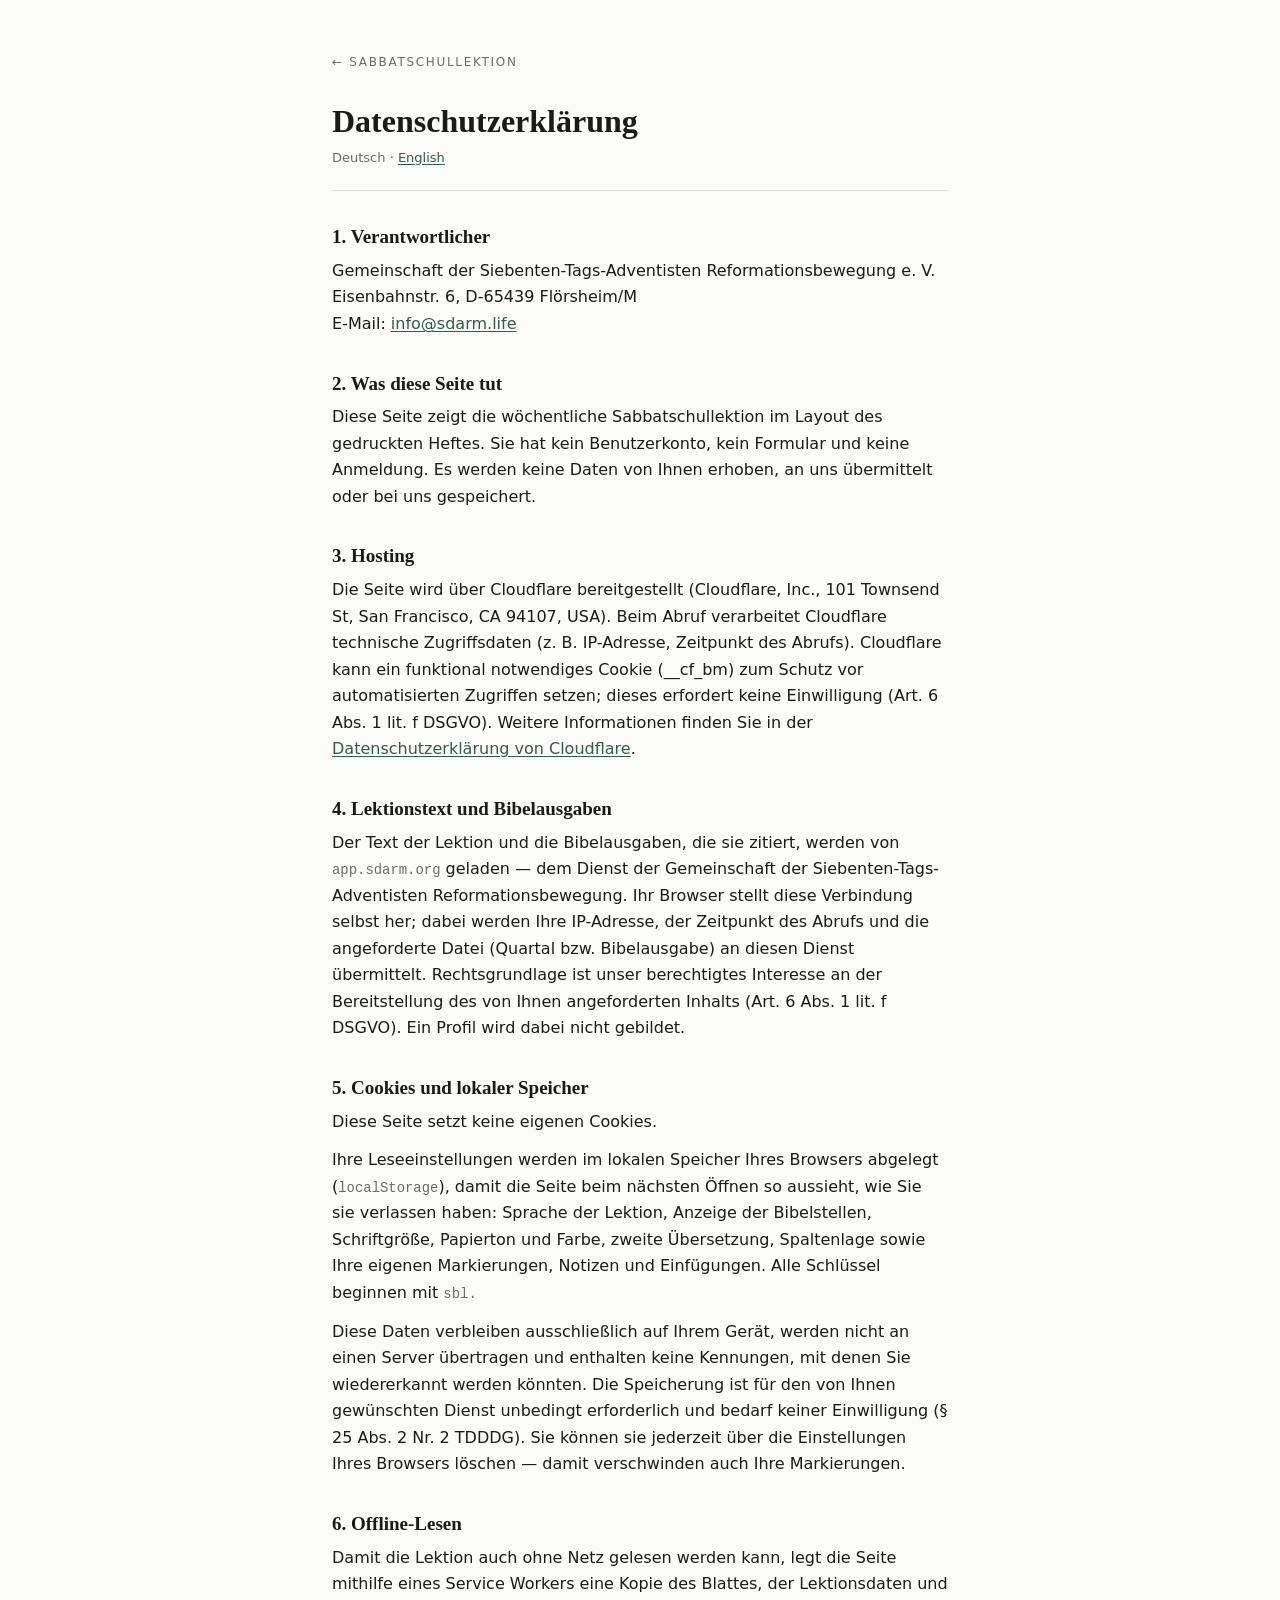
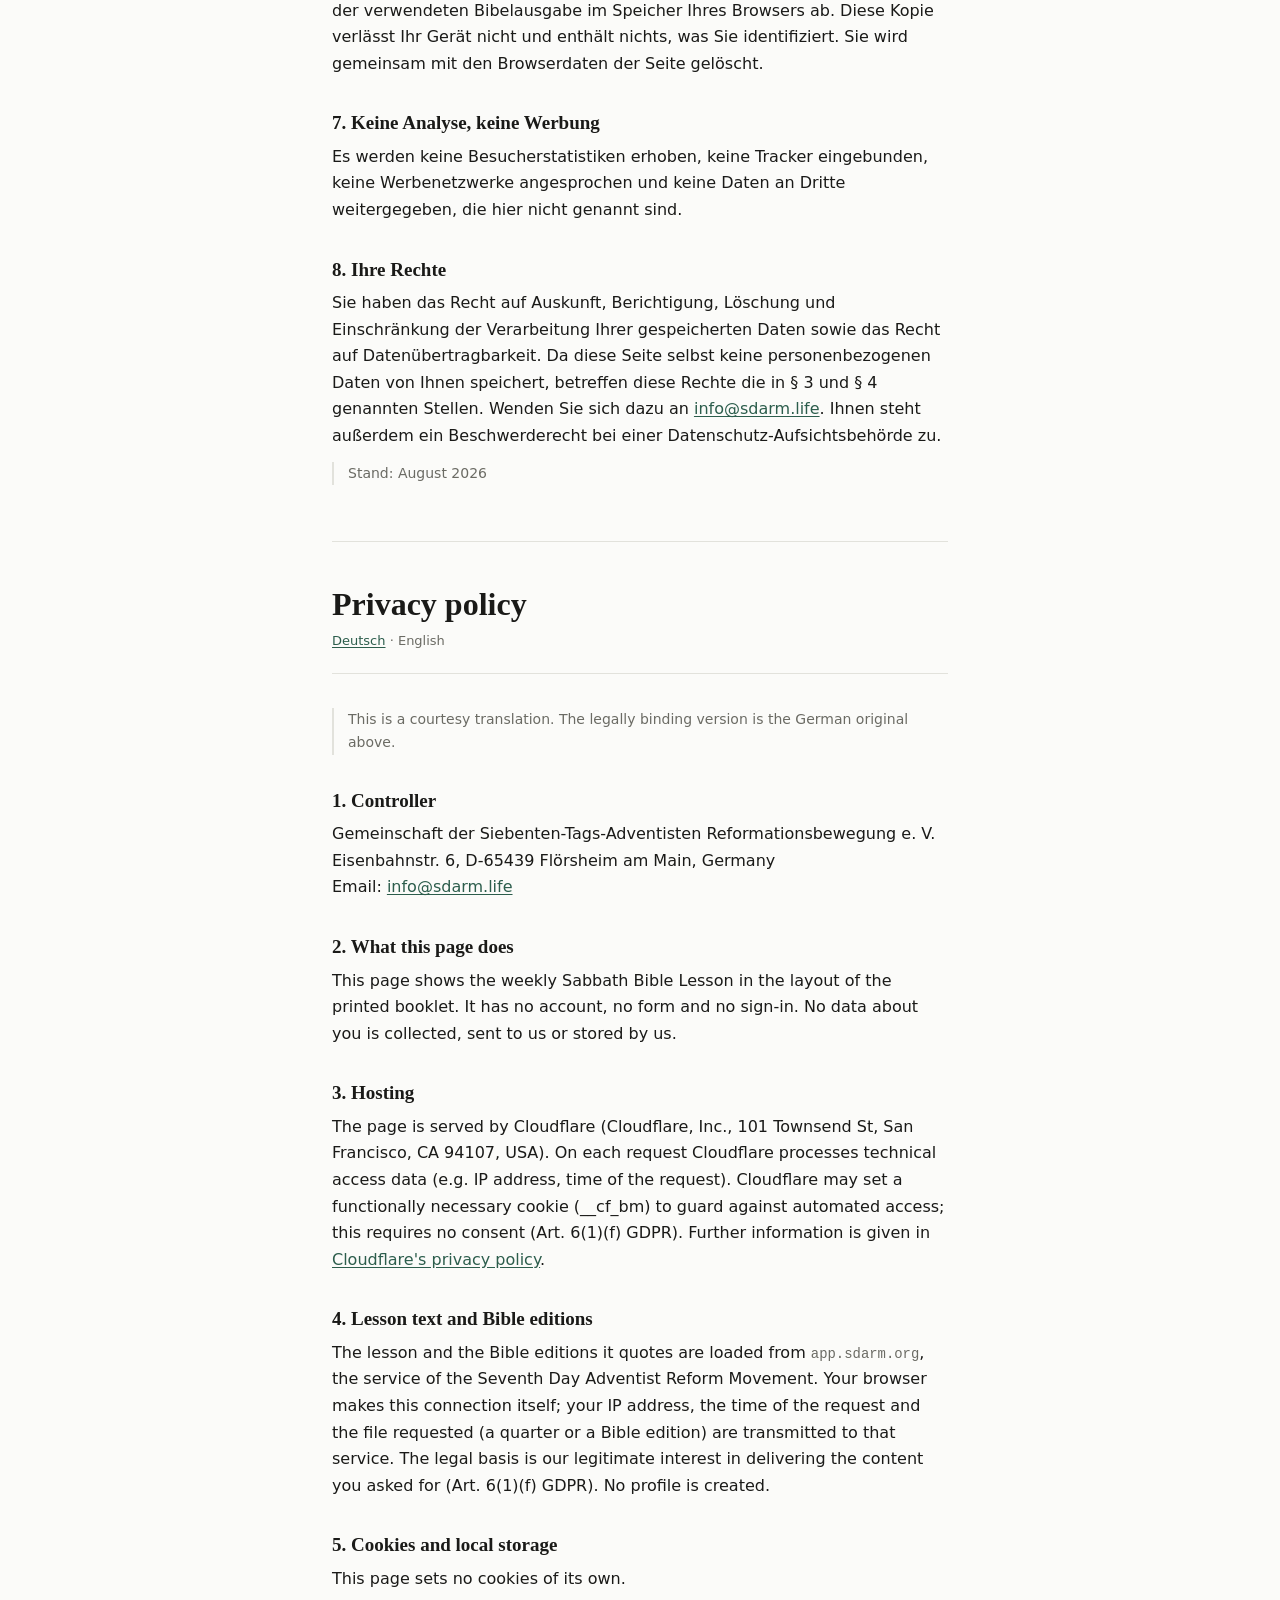
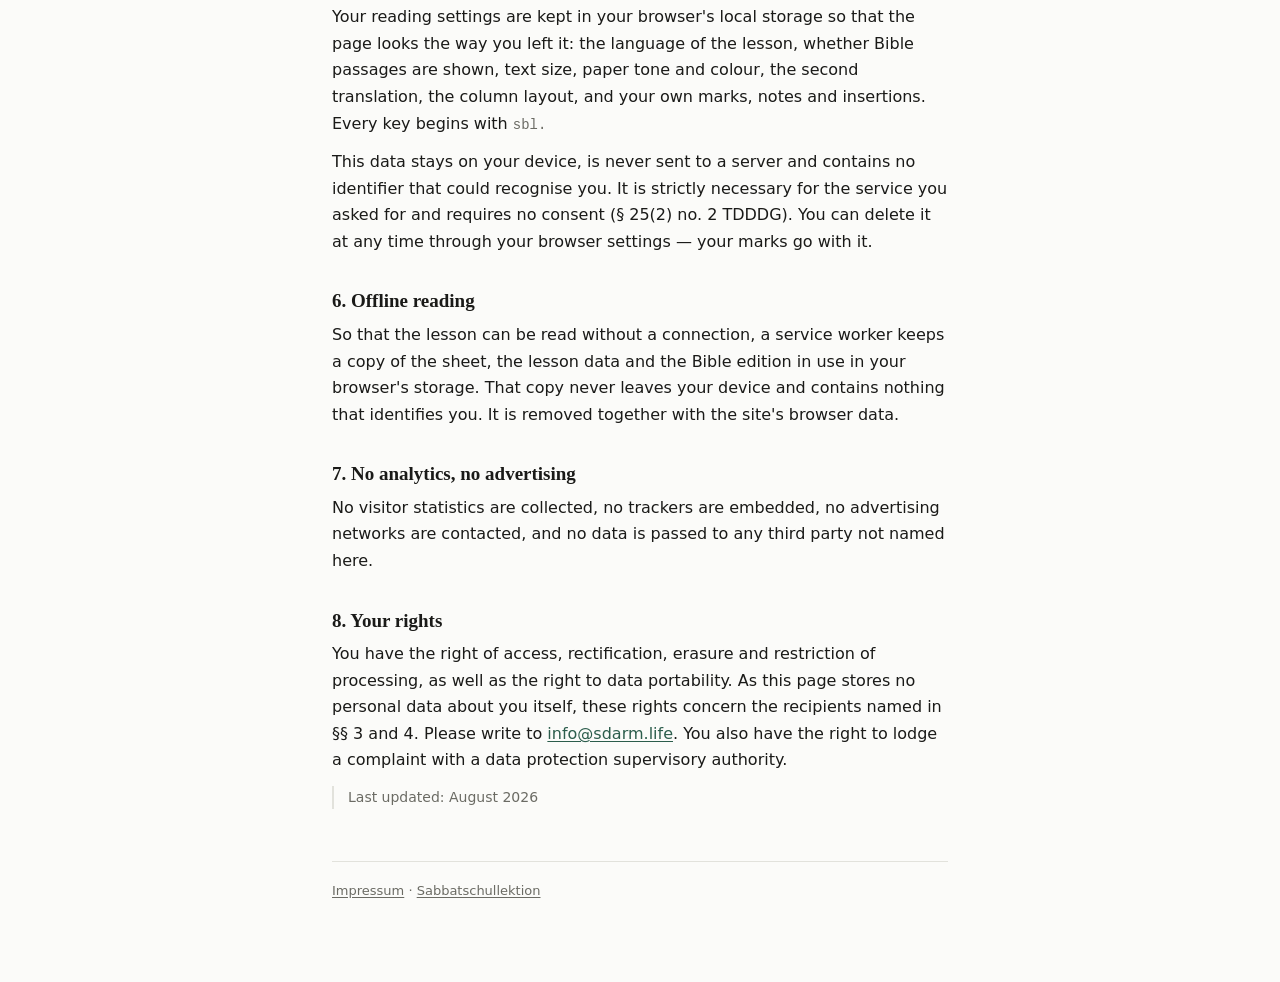
<file: datenschutz.html>
<!doctype html>
<html lang="de">
<head>
<meta charset="utf-8">
<meta name="viewport" content="width=device-width,initial-scale=1">
<meta name="robots" content="index,follow">
<title>Datenschutzerklärung — SBL Edition</title>
<link rel="stylesheet" href="legal.css">
</head>

<!-- ————————————————————————————————————————————————————————————————
     Beide Schalter dieser Datei sind gestellt und der Hinweis ist damit erledigt:

     1. HOSTING (§ 3). Die Seite liegt unter sbl.sdarm.life auf Cloudflare;
        der GitHub-Pages-Absatz ist ersetzt.
     2. SCHRIFTARTEN (§ 5). PT Serif und PT Sans liegen unter fonts/ neben der
        Seite, es wird nichts von Google geladen; § 5 ist ersatzlos gestrichen
        und die folgenden Abschnitte sind neu durchgezählt.

     Wandert die Seite je zurück auf GitHub Pages oder wieder an Google Fonts,
     ist beides rückgängig zu machen — die Historie hält den alten Wortlaut.
     ———————————————————————————————————————————————————————————————— -->

<body>
<div class="page">

  <a class="back" href="./">&larr; Sabbatschullektion</a>

  <!-- ——— Deutsch (verbindlich) ——— -->
  <h1 id="de">Datenschutzerklärung</h1>
  <p class="langs">Deutsch &middot; <a href="#en">English</a></p>

  <h2>1. Verantwortlicher</h2>
  <address>Gemeinschaft der Siebenten-Tags-Adventisten Reformationsbewegung e. V.
Eisenbahnstr. 6, D-65439 Flörsheim/M</address>
  <p>E-Mail: <a href="mailto:info@sdarm.life">info@sdarm.life</a></p>

  <h2>2. Was diese Seite tut</h2>
  <p>Diese Seite zeigt die wöchentliche Sabbatschullektion im Layout des gedruckten Heftes.
  Sie hat kein Benutzerkonto, kein Formular und keine Anmeldung. Es werden keine Daten von
  Ihnen erhoben, an uns übermittelt oder bei uns gespeichert.</p>

  <h2>3. Hosting</h2>
  <p>Die Seite wird über Cloudflare bereitgestellt (Cloudflare, Inc., 101 Townsend St, San
  Francisco, CA 94107, USA). Beim Abruf verarbeitet Cloudflare technische Zugriffsdaten
  (z.&nbsp;B. IP-Adresse, Zeitpunkt des Abrufs). Cloudflare kann ein funktional notwendiges
  Cookie (__cf_bm) zum Schutz vor automatisierten Zugriffen setzen; dieses erfordert keine
  Einwilligung (Art. 6 Abs. 1 lit. f DSGVO). Weitere Informationen finden Sie in der
  <a href="https://www.cloudflare.com/privacypolicy/" target="_blank" rel="noopener noreferrer">Datenschutzerklärung von Cloudflare</a>.</p>

  <h2>4. Lektionstext und Bibelausgaben</h2>
  <p>Der Text der Lektion und die Bibelausgaben, die sie zitiert, werden von
  <code>app.sdarm.org</code> geladen — dem Dienst der Gemeinschaft der Siebenten-Tags-Adventisten
  Reformationsbewegung. Ihr Browser stellt diese Verbindung selbst her; dabei werden Ihre
  IP-Adresse, der Zeitpunkt des Abrufs und die angeforderte Datei (Quartal bzw. Bibelausgabe)
  an diesen Dienst übermittelt. Rechtsgrundlage ist unser berechtigtes Interesse an der
  Bereitstellung des von Ihnen angeforderten Inhalts (Art. 6 Abs. 1 lit. f DSGVO). Ein Profil
  wird dabei nicht gebildet.</p>

  <h2>5. Cookies und lokaler Speicher</h2>
  <p>Diese Seite setzt keine eigenen Cookies.</p>
  <p>Ihre Leseeinstellungen werden im lokalen Speicher Ihres Browsers abgelegt
  (<code>localStorage</code>), damit die Seite beim nächsten Öffnen so aussieht, wie Sie sie
  verlassen haben: Sprache der Lektion, Anzeige der Bibelstellen, Schriftgröße, Papierton und
  Farbe, zweite Übersetzung, Spaltenlage sowie Ihre eigenen Markierungen, Notizen und
  Einfügungen. Alle Schlüssel beginnen mit <code>sbl.</code></p>
  <p>Diese Daten verbleiben ausschließlich auf Ihrem Gerät, werden nicht an einen Server
  übertragen und enthalten keine Kennungen, mit denen Sie wiedererkannt werden könnten. Die
  Speicherung ist für den von Ihnen gewünschten Dienst unbedingt erforderlich und bedarf
  keiner Einwilligung (§ 25 Abs. 2 Nr. 2 TDDDG). Sie können sie jederzeit über die
  Einstellungen Ihres Browsers löschen — damit verschwinden auch Ihre Markierungen.</p>

  <h2>6. Offline-Lesen</h2>
  <p>Damit die Lektion auch ohne Netz gelesen werden kann, legt die Seite mithilfe eines
  Service Workers eine Kopie des Blattes, der Lektionsdaten und der verwendeten Bibelausgabe
  im Speicher Ihres Browsers ab. Diese Kopie verlässt Ihr Gerät nicht und enthält nichts, was
  Sie identifiziert. Sie wird gemeinsam mit den Browserdaten der Seite gelöscht.</p>

  <h2>7. Keine Analyse, keine Werbung</h2>
  <p>Es werden keine Besucherstatistiken erhoben, keine Tracker eingebunden, keine
  Werbenetzwerke angesprochen und keine Daten an Dritte weitergegeben, die hier nicht
  genannt sind.</p>

  <h2>8. Ihre Rechte</h2>
  <p>Sie haben das Recht auf Auskunft, Berichtigung, Löschung und Einschränkung der
  Verarbeitung Ihrer gespeicherten Daten sowie das Recht auf Datenübertragbarkeit. Da diese
  Seite selbst keine personenbezogenen Daten von Ihnen speichert, betreffen diese Rechte die
  in § 3 und § 4 genannten Stellen. Wenden Sie sich dazu an
  <a href="mailto:info@sdarm.life">info@sdarm.life</a>. Ihnen steht außerdem ein
  Beschwerderecht bei einer Datenschutz-Aufsichtsbehörde zu.</p>

  <p class="note">Stand: August 2026</p>

  <hr class="sep">

  <!-- ——— English (courtesy translation) ——— -->
  <h1 id="en">Privacy policy</h1>
  <p class="langs"><a href="#de">Deutsch</a> &middot; English</p>
  <p class="note">This is a courtesy translation. The legally binding version is the German
  original above.</p>

  <h2>1. Controller</h2>
  <address>Gemeinschaft der Siebenten-Tags-Adventisten Reformationsbewegung e. V.
Eisenbahnstr. 6, D-65439 Flörsheim am Main, Germany</address>
  <p>Email: <a href="mailto:info@sdarm.life">info@sdarm.life</a></p>

  <h2>2. What this page does</h2>
  <p>This page shows the weekly Sabbath Bible Lesson in the layout of the printed booklet.
  It has no account, no form and no sign-in. No data about you is collected, sent to us or
  stored by us.</p>

  <h2>3. Hosting</h2>
  <p>The page is served by Cloudflare (Cloudflare, Inc., 101 Townsend St, San Francisco,
  CA 94107, USA). On each request Cloudflare processes technical access data (e.g. IP address,
  time of the request). Cloudflare may set a functionally necessary cookie (__cf_bm) to guard
  against automated access; this requires no consent (Art. 6(1)(f) GDPR). Further information
  is given in
  <a href="https://www.cloudflare.com/privacypolicy/" target="_blank" rel="noopener noreferrer">Cloudflare's privacy policy</a>.</p>

  <h2>4. Lesson text and Bible editions</h2>
  <p>The lesson and the Bible editions it quotes are loaded from <code>app.sdarm.org</code>,
  the service of the Seventh Day Adventist Reform Movement. Your browser makes this connection
  itself; your IP address, the time of the request and the file requested (a quarter or a Bible
  edition) are transmitted to that service. The legal basis is our legitimate interest in
  delivering the content you asked for (Art. 6(1)(f) GDPR). No profile is created.</p>

  <h2>5. Cookies and local storage</h2>
  <p>This page sets no cookies of its own.</p>
  <p>Your reading settings are kept in your browser's local storage so that the page looks the
  way you left it: the language of the lesson, whether Bible passages are shown, text size,
  paper tone and colour, the second translation, the column layout, and your own marks, notes
  and insertions. Every key begins with <code>sbl.</code></p>
  <p>This data stays on your device, is never sent to a server and contains no identifier that
  could recognise you. It is strictly necessary for the service you asked for and requires no
  consent (§ 25(2) no. 2 TDDDG). You can delete it at any time through your browser settings —
  your marks go with it.</p>

  <h2>6. Offline reading</h2>
  <p>So that the lesson can be read without a connection, a service worker keeps a copy of the
  sheet, the lesson data and the Bible edition in use in your browser's storage. That copy
  never leaves your device and contains nothing that identifies you. It is removed together
  with the site's browser data.</p>

  <h2>7. No analytics, no advertising</h2>
  <p>No visitor statistics are collected, no trackers are embedded, no advertising networks are
  contacted, and no data is passed to any third party not named here.</p>

  <h2>8. Your rights</h2>
  <p>You have the right of access, rectification, erasure and restriction of processing, as
  well as the right to data portability. As this page stores no personal data about you itself,
  these rights concern the recipients named in §§ 3 and 4. Please write to
  <a href="mailto:info@sdarm.life">info@sdarm.life</a>. You also have the right to lodge a
  complaint with a data protection supervisory authority.</p>

  <p class="note">Last updated: August 2026</p>

  <footer class="legal">
    <a href="impressum.html">Impressum</a> &middot;
    <a href="./">Sabbatschullektion</a>
  </footer>

</div>
</body>
</html>
</file>
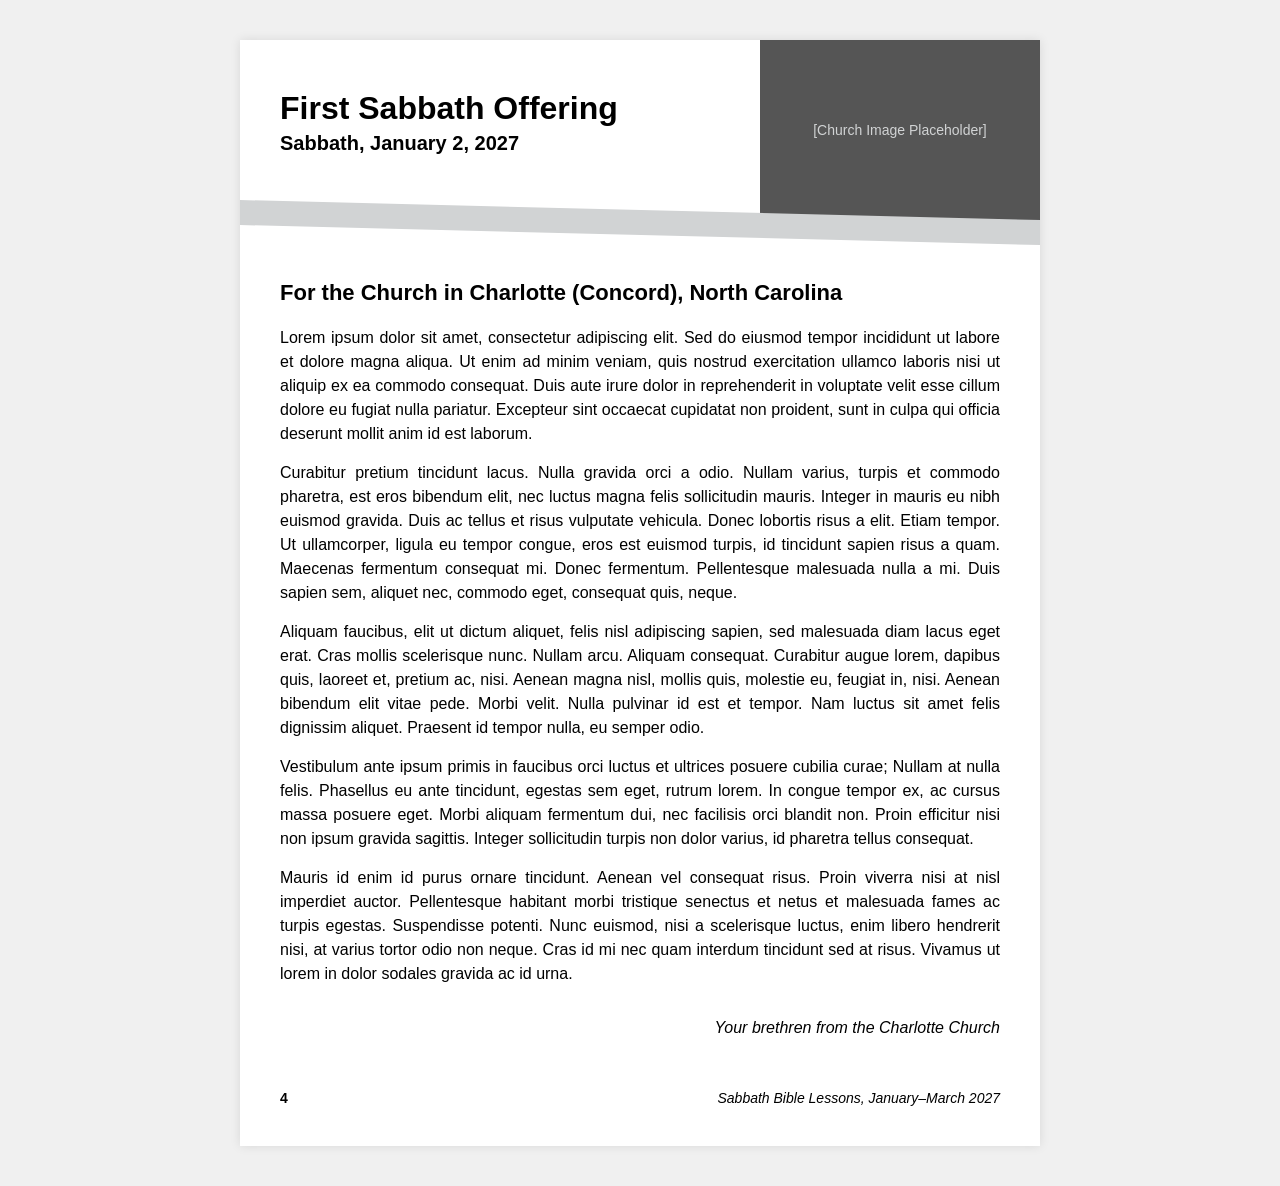
<file: document_layout.html>
<!DOCTYPE html>
<html lang="en">
<head>
    <meta charset="UTF-8">
    <meta name="viewport" content="width=device-width, initial-scale=1.0">
    <title>First Sabbath Offering</title>
    <style>
        body {
            background-color: #f0f0f0;
            display: flex;
            justify-content: center;
            font-family: Arial, Helvetica, system-ui, sans-serif;
            margin: 0;
            padding: 40px 20px;
        }

        .document {
            width: 800px;
            max-width: 100%;
            background-color: white;
            box-shadow: 0 0 10px rgba(0,0,0,0.1);
            position: relative;
        }

        .header {
            display: flex;
            justify-content: space-between;
            align-items: flex-start;
        }

        .header-text {
            padding: 50px 40px 20px 40px;
        }

        .header-text h1 {
            font-size: 32px;
            margin: 0;
            font-weight: bold;
        }

        .header-text h2 {
            font-size: 20px;
            margin: 5px 0 0;
            font-weight: bold;
        }

        .header-image {
            width: 280px;
            height: 180px;
            background-color: #555;
            display: flex;
            align-items: center;
            justify-content: center;
            color: #d1d3d4;
            font-size: 14px;
        }

        .separator {
            background-color: #d1d3d4;
            height: 50px;
            width: 100%;
            margin-top: -20px;
            /* the slope falls to the right: high at the left edge, low at the right */
            clip-path: polygon(0 0, 100% 20px, 100% 45px, 0 25px);
        }

        .content {
            padding: 30px 40px;
        }

        .content h3 {
            font-size: 22px;
            margin-top: 0;
            margin-bottom: 20px;
        }

        .content p {
            text-align: justify;
            line-height: 1.5;
            font-size: 16px;
            margin-top: 0;
            margin-bottom: 15px;
        }

        .signature {
            text-align: right !important;
            font-style: italic;
            margin-top: 30px !important;
            margin-bottom: 0 !important;
        }

        .footer {
            display: flex;
            justify-content: space-between;
            padding: 20px 40px 40px 40px;
            font-size: 14px;
        }

        .footer .left {
            font-weight: bold;
        }

        .footer .right {
            font-style: italic;
        }
    </style>
</head>
<body>
    <div class="document">
        <div class="header">
            <div class="header-text">
                <h1>First Sabbath Offering</h1>
                <h2>Sabbath, January 2, 2027</h2>
            </div>
            <div class="header-image">
                [Church Image Placeholder]
            </div>
        </div>
        
        <div class="separator"></div>

        <div class="content">
            <h3>For the Church in Charlotte (Concord), North Carolina</h3>
            
            <p>Lorem ipsum dolor sit amet, consectetur adipiscing elit. Sed do eiusmod tempor incididunt ut labore et dolore magna aliqua. Ut enim ad minim veniam, quis nostrud exercitation ullamco laboris nisi ut aliquip ex ea commodo consequat. Duis aute irure dolor in reprehenderit in voluptate velit esse cillum dolore eu fugiat nulla pariatur. Excepteur sint occaecat cupidatat non proident, sunt in culpa qui officia deserunt mollit anim id est laborum.</p>
            
            <p>Curabitur pretium tincidunt lacus. Nulla gravida orci a odio. Nullam varius, turpis et commodo pharetra, est eros bibendum elit, nec luctus magna felis sollicitudin mauris. Integer in mauris eu nibh euismod gravida. Duis ac tellus et risus vulputate vehicula. Donec lobortis risus a elit. Etiam tempor. Ut ullamcorper, ligula eu tempor congue, eros est euismod turpis, id tincidunt sapien risus a quam. Maecenas fermentum consequat mi. Donec fermentum. Pellentesque malesuada nulla a mi. Duis sapien sem, aliquet nec, commodo eget, consequat quis, neque.</p>
            
            <p>Aliquam faucibus, elit ut dictum aliquet, felis nisl adipiscing sapien, sed malesuada diam lacus eget erat. Cras mollis scelerisque nunc. Nullam arcu. Aliquam consequat. Curabitur augue lorem, dapibus quis, laoreet et, pretium ac, nisi. Aenean magna nisl, mollis quis, molestie eu, feugiat in, nisi. Aenean bibendum elit vitae pede. Morbi velit. Nulla pulvinar id est et tempor. Nam luctus sit amet felis dignissim aliquet. Praesent id tempor nulla, eu semper odio.</p>
            
            <p>Vestibulum ante ipsum primis in faucibus orci luctus et ultrices posuere cubilia curae; Nullam at nulla felis. Phasellus eu ante tincidunt, egestas sem eget, rutrum lorem. In congue tempor ex, ac cursus massa posuere eget. Morbi aliquam fermentum dui, nec facilisis orci blandit non. Proin efficitur nisi non ipsum gravida sagittis. Integer sollicitudin turpis non dolor varius, id pharetra tellus consequat.</p>
            
            <p>Mauris id enim id purus ornare tincidunt. Aenean vel consequat risus. Proin viverra nisi at nisl imperdiet auctor. Pellentesque habitant morbi tristique senectus et netus et malesuada fames ac turpis egestas. Suspendisse potenti. Nunc euismod, nisi a scelerisque luctus, enim libero hendrerit nisi, at varius tortor odio non neque. Cras id mi nec quam interdum tincidunt sed at risus. Vivamus ut lorem in dolor sodales gravida ac id urna.</p>
            
            <p class="signature">Your brethren from the Charlotte Church</p>
        </div>

        <div class="footer">
            <div class="left">4</div>
            <div class="right">Sabbath Bible Lessons, January–March 2027</div>
        </div>
    </div>
</body>
</html>
</file>
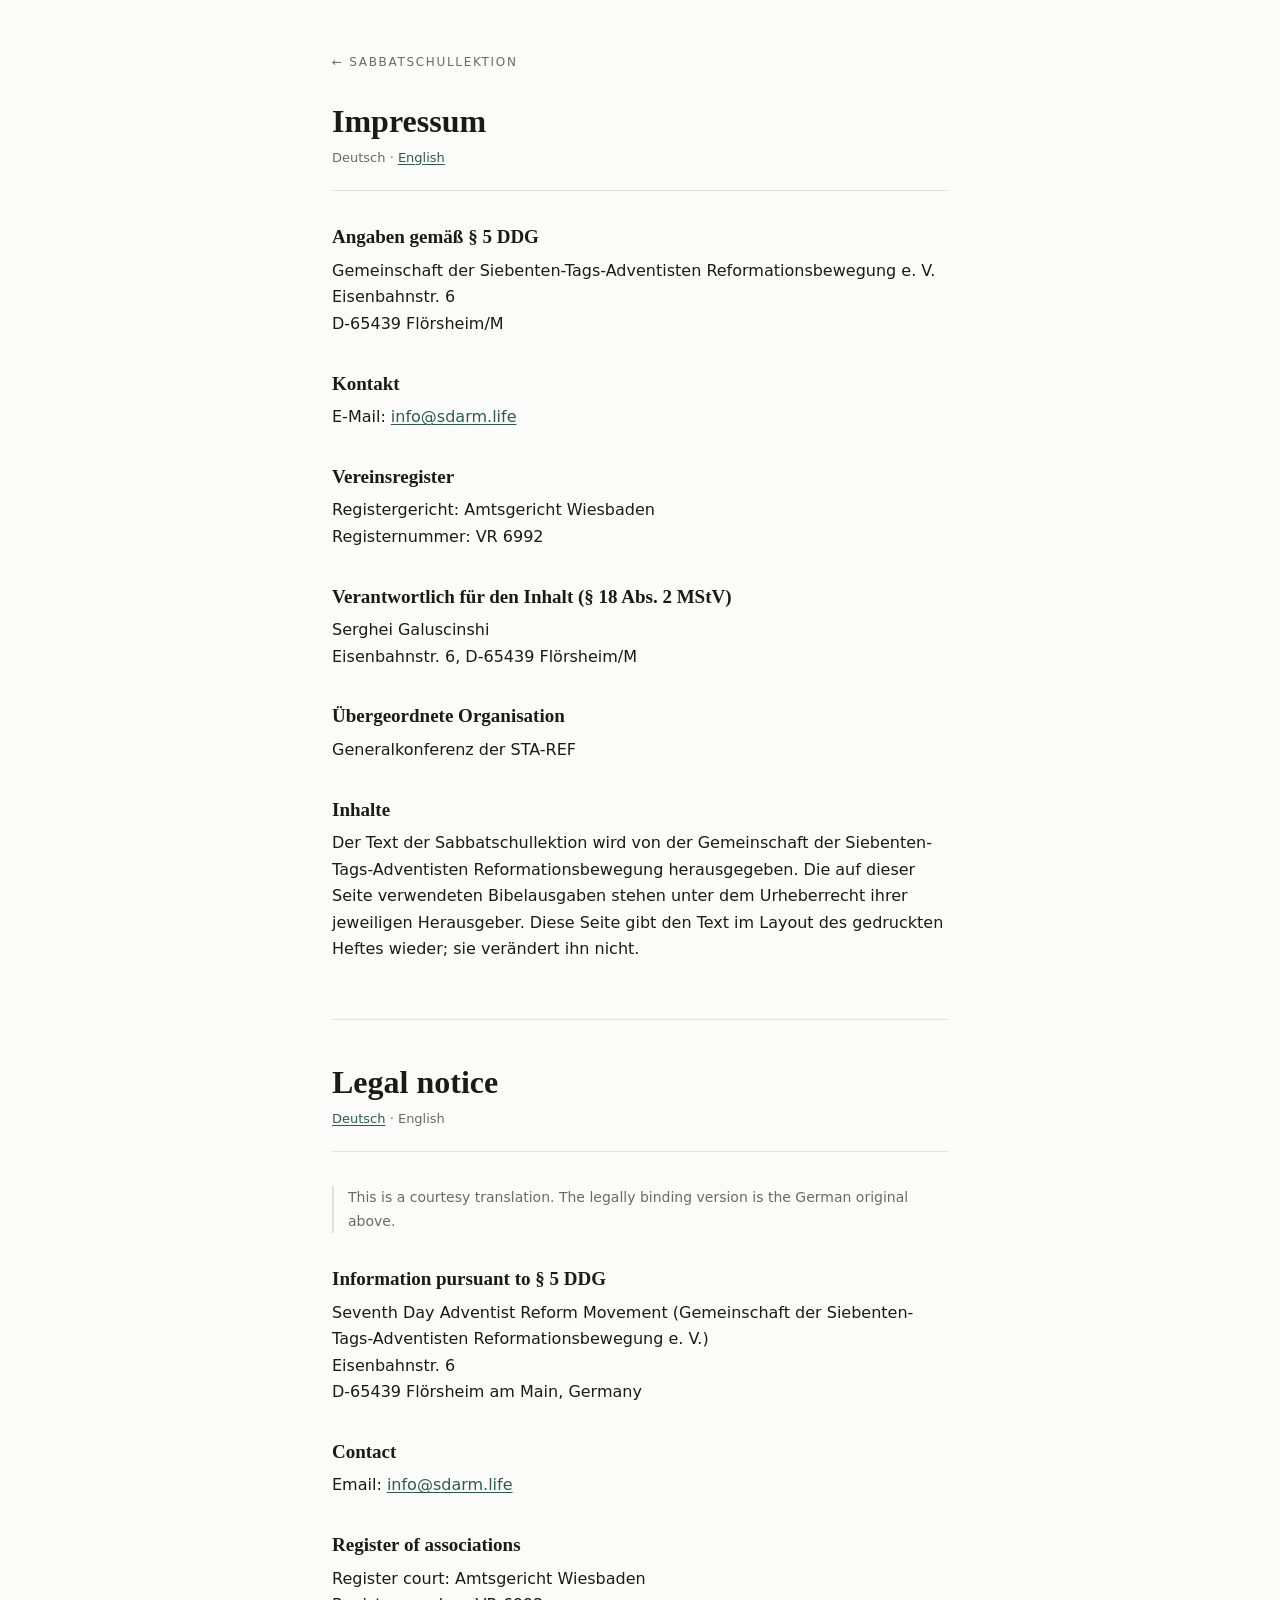
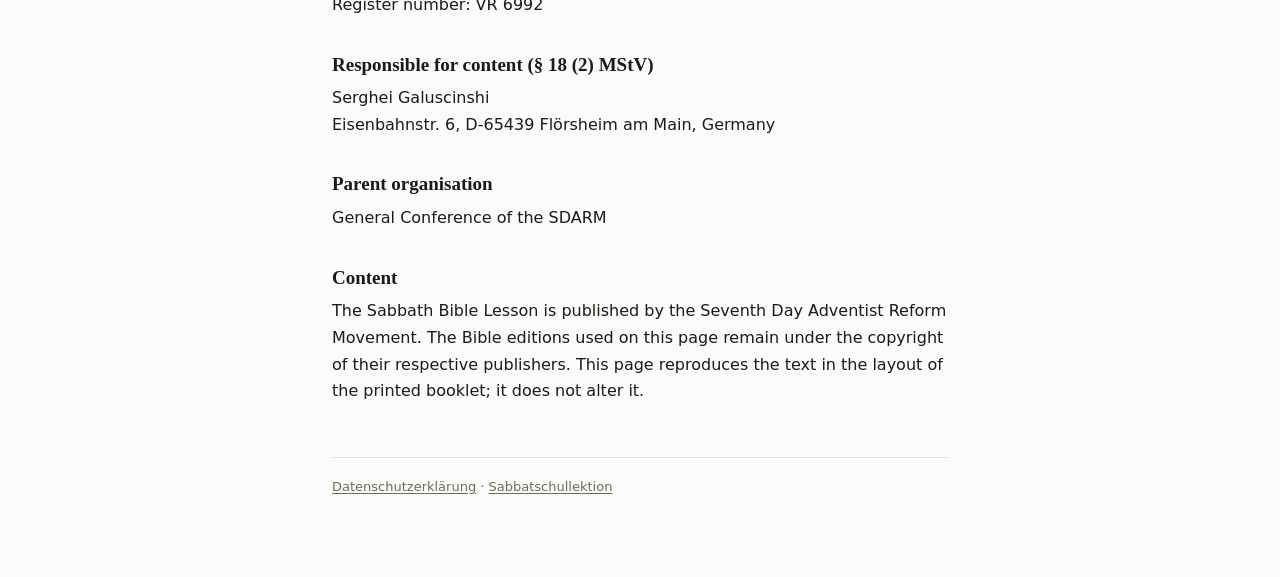
<file: impressum.html>
<!doctype html>
<html lang="de">
<head>
<meta charset="utf-8">
<meta name="viewport" content="width=device-width,initial-scale=1">
<meta name="robots" content="index,follow">
<title>Impressum — SBL Edition</title>
<link rel="stylesheet" href="legal.css">
</head>
<body>
<div class="page">

  <a class="back" href="./">&larr; Sabbatschullektion</a>

  <!-- ——— Deutsch (verbindlich) ——— -->
  <h1 id="de">Impressum</h1>
  <p class="langs">Deutsch &middot; <a href="#en">English</a></p>

  <h2>Angaben gemäß § 5 DDG</h2>
  <address>Gemeinschaft der Siebenten-Tags-Adventisten Reformationsbewegung e. V.
Eisenbahnstr. 6
D-65439 Flörsheim/M</address>

  <h2>Kontakt</h2>
  <p>E-Mail: <a href="mailto:info@sdarm.life">info@sdarm.life</a></p>

  <h2>Vereinsregister</h2>
  <address>Registergericht: Amtsgericht Wiesbaden
Registernummer: VR 6992</address>

  <h2>Verantwortlich für den Inhalt (§ 18 Abs. 2 MStV)</h2>
  <address>Serghei Galuscinshi
Eisenbahnstr. 6, D-65439 Flörsheim/M</address>

  <h2>Übergeordnete Organisation</h2>
  <p>Generalkonferenz der STA-REF</p>

  <h2>Inhalte</h2>
  <p>Der Text der Sabbatschullektion wird von der Gemeinschaft der Siebenten-Tags-Adventisten
  Reformationsbewegung herausgegeben. Die auf dieser Seite verwendeten Bibelausgaben stehen
  unter dem Urheberrecht ihrer jeweiligen Herausgeber. Diese Seite gibt den Text im Layout des
  gedruckten Heftes wieder; sie verändert ihn nicht.</p>

  <hr class="sep">

  <!-- ——— English (courtesy translation) ——— -->
  <h1 id="en">Legal notice</h1>
  <p class="langs"><a href="#de">Deutsch</a> &middot; English</p>
  <p class="note">This is a courtesy translation. The legally binding version is the German
  original above.</p>

  <h2>Information pursuant to § 5 DDG</h2>
  <address>Seventh Day Adventist Reform Movement (Gemeinschaft der Siebenten-Tags-Adventisten Reformationsbewegung e. V.)
Eisenbahnstr. 6
D-65439 Flörsheim am Main, Germany</address>

  <h2>Contact</h2>
  <p>Email: <a href="mailto:info@sdarm.life">info@sdarm.life</a></p>

  <h2>Register of associations</h2>
  <address>Register court: Amtsgericht Wiesbaden
Register number: VR 6992</address>

  <h2>Responsible for content (§ 18 (2) MStV)</h2>
  <address>Serghei Galuscinshi
Eisenbahnstr. 6, D-65439 Flörsheim am Main, Germany</address>

  <h2>Parent organisation</h2>
  <p>General Conference of the SDARM</p>

  <h2>Content</h2>
  <p>The Sabbath Bible Lesson is published by the Seventh Day Adventist Reform Movement. The
  Bible editions used on this page remain under the copyright of their respective publishers.
  This page reproduces the text in the layout of the printed booklet; it does not alter it.</p>

  <footer class="legal">
    <a href="datenschutz.html">Datenschutzerklärung</a> &middot;
    <a href="./">Sabbatschullektion</a>
  </footer>

</div>
</body>
</html>
</file>
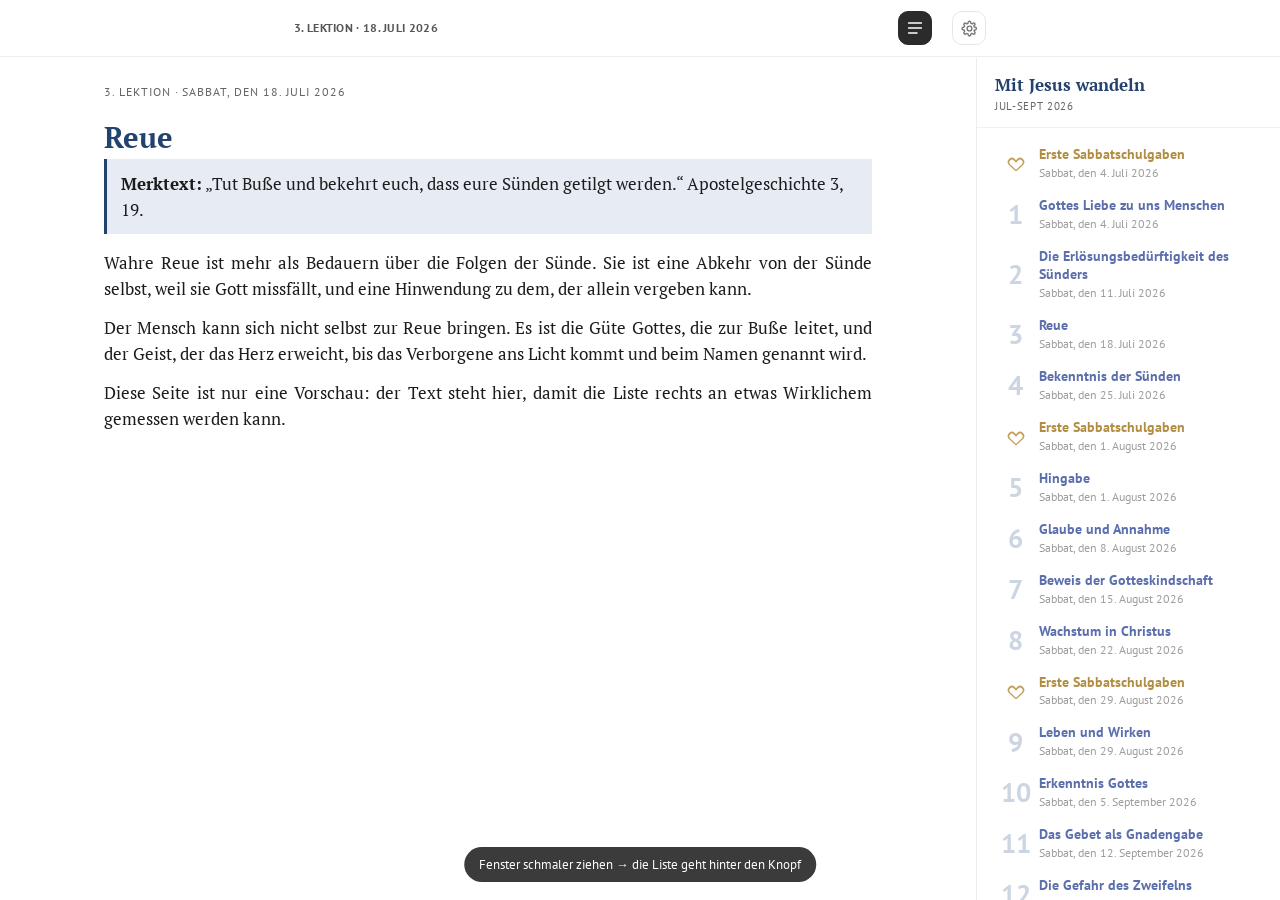
<file: sbloutline-preview.html>
<!DOCTYPE html>
<html lang="de">
<head>
<meta charset="utf-8">
<meta name="viewport" content="width=device-width,initial-scale=1">
<title>SBL — Quartalsliste (Vorschau)</title>
<link rel="preconnect" href="https://fonts.googleapis.com">
<link rel="preconnect" href="https://fonts.gstatic.com" crossorigin>
<link href="https://fonts.googleapis.com/css2?family=PT+Sans:wght@400;700&family=PT+Serif:wght@400;700&display=swap" rel="stylesheet">
<style>
/* Vorschau: die Quartalsliste in der Sprache der eigenen Seite.
   Palette und Schriften stammen aus index.html, nicht von sbl.sdarm.org. */
:root{
  --ink:#1c1c1c; --gray:#ccd5e2; --gray-dk:#24426e; --box:#e7ecf4; --muted:#666;
  --gold:#c6a15b; --gold-d:#b28e44;
  --sans:"PT Sans","Segoe UI",-apple-system,sans-serif;
  --serif:"PT Serif",Georgia,"Times New Roman",serif;
  --outw:304px; --barh:58px;
}
*{box-sizing:border-box}
body{margin:0;background:#fff;color:var(--ink);font-family:var(--sans);font-size:17px;line-height:1.5;-webkit-font-smoothing:antialiased}

.bar{position:sticky;top:0;z-index:70;background:rgba(255,255,255,.82);backdrop-filter:blur(12px) saturate(1.15);border-bottom:1px solid #ededed;color:#333}
.bar-in{max-width:820px;margin:0 auto;padding:11px 64px;display:flex;align-items:center;gap:12px}
.bar-in .lbl{margin-right:auto;cursor:pointer;font-size:12px;font-weight:700;letter-spacing:.3px;color:#555}
.outbtn,.gear{flex:none;width:34px;height:34px;display:flex;align-items:center;justify-content:center;border:1px solid #e6e6e6;border-radius:10px;background:#fff;color:#777;cursor:pointer;transition:background .15s,color .15s,border-color .15s}
.outbtn:hover,.gear:hover{border-color:#d3d3d3;color:#333}
.bar-in .outbtn+.gear{margin-left:8px}
body.outlineon .outbtn{background:#2b2b2b;border-color:#2b2b2b;color:#fff}

#sheets{padding-right:var(--gut-r,0px);transition:padding-right .34s cubic-bezier(.25,1.1,.35,1)}
.page{max-width:820px;margin:26px auto;padding:0 26px}
.page h1{font-family:var(--serif);font-size:29px;line-height:1.25;color:var(--gray-dk);margin:0 0 4px}
.page .hdr{font-size:12px;letter-spacing:.08em;text-transform:uppercase;color:var(--muted);margin-bottom:18px}
.page p{font-family:var(--serif);text-align:justify;margin:0 0 14px}
.page .key{background:var(--box);border-left:3px solid var(--gray-dk);padding:12px 14px;margin:0 0 16px;font-family:var(--serif)}

/* ——— die Quartalsliste ——— */
.outline{position:fixed;z-index:62;top:var(--barh);right:0;bottom:0;width:var(--outw);
  display:flex;flex-direction:column;background:#fff;border-left:1px solid #ededed;
  transform:translateX(100%);transition:transform .32s cubic-bezier(.25,1.1,.35,1);overscroll-behavior:contain}
body.outlineon .outline{transform:none}
.outhead{position:relative;flex:none;padding:16px 18px 12px;border-bottom:1px solid #f0f0f0}
.outhead b{display:block;font-family:var(--serif);font-size:17px;font-weight:700;line-height:1.25;color:var(--gray-dk)}
.outhead span{display:block;margin-top:3px;font-size:11px;letter-spacing:.06em;text-transform:uppercase;color:var(--muted)}
.outclose{position:absolute;top:12px;right:12px;width:30px;height:30px;display:none;align-items:center;justify-content:center;border:1px solid #e6e6e6;border-radius:9px;background:#fff;color:#777;cursor:pointer;font-size:17px;line-height:1}
.outlist{flex:1;overflow-y:auto;padding:10px 10px 24px}
.oitem{display:grid;grid-template-columns:2.6rem 1fr;align-items:center;gap:2px;padding:7px 8px;border-radius:6px;cursor:pointer;transition:background .18s}
@media (hover:hover){ .oitem:hover{background:#f6f7fa} }
.oitem .ono{font-size:1.7rem;font-weight:800;line-height:1.2;text-align:center;color:var(--gray);transition:color .18s}
.oitem .otitle{font-size:14px;font-weight:700;line-height:1.35;color:#5c6fad;transition:color .18s}
.oitem .odate{font-size:12px;color:#9e9e9e}
@media (hover:hover){ .oitem:hover .otitle{color:var(--gray-dk)} }
.oitem.on{background:var(--box)}
.oitem.on .ono,.oitem.on .otitle{color:var(--gray-dk)}
.oitem.gift .ono{display:flex;align-items:center;justify-content:center;color:var(--gold)}
.oitem.gift .otitle{font-weight:600;color:var(--gold-d)}

@media (min-width:1280px){
  body.outlineon{--gut-r:var(--outw)}
  body.outlineon .outscrim{display:none}
}
.outscrim{position:fixed;inset:0;z-index:61;background:rgba(0,0,0,.28);opacity:0;pointer-events:none;transition:opacity .28s}
body.outlineon .outscrim{opacity:1;pointer-events:auto}
@media (max-width:1279px){ .outclose{display:flex} }

.hint{position:fixed;left:50%;bottom:18px;transform:translateX(-50%);background:#2b2b2b;color:#fff;font-size:12.5px;padding:8px 15px;border-radius:999px;z-index:80;opacity:.92}
</style>
</head>
<body class="outlineon">

<div class="bar"><div class="bar-in">
  <div class="lbl">3. LEKTION &middot; 18. JULI 2026</div>
  <div class="outbtn" id="outbtn" title="Quartalsliste"><svg width="16" height="14" viewBox="0 0 16 14" fill="none" stroke="currentColor" stroke-width="1.5" stroke-linecap="round"><path d="M1.6 2h12.8M1.6 7h12.8M1.6 12h8.4"/></svg></div>
  <div class="gear"><svg width="17" height="17" viewBox="0 0 17 17" fill="none" stroke="currentColor" stroke-width="1.4" stroke-linecap="round" stroke-linejoin="round"><circle cx="8.5" cy="8.5" r="2.4"/><path d="M13.4 10.6a1.1 1.1 0 0 0 .22 1.22l.04.04a1.34 1.34 0 1 1-1.9 1.9l-.04-.04a1.1 1.1 0 0 0-1.22-.22 1.1 1.1 0 0 0-.67 1v.11a1.34 1.34 0 0 1-2.68 0v-.06a1.1 1.1 0 0 0-.72-1 1.1 1.1 0 0 0-1.22.22l-.04.04a1.34 1.34 0 1 1-1.9-1.9l.04-.04a1.1 1.1 0 0 0 .22-1.22 1.1 1.1 0 0 0-1-.67h-.11a1.34 1.34 0 0 1 0-2.68h.06a1.1 1.1 0 0 0 1-.72 1.1 1.1 0 0 0-.22-1.22l-.04-.04a1.34 1.34 0 1 1 1.9-1.9l.04.04a1.1 1.1 0 0 0 1.22.22h.05a1.1 1.1 0 0 0 .67-1v-.11a1.34 1.34 0 0 1 2.68 0v.06a1.1 1.1 0 0 0 .67 1 1.1 1.1 0 0 0 1.22-.22l.04-.04a1.34 1.34 0 1 1 1.9 1.9l-.4.04a1.1 1.1 0 0 0-.22 1.22v.05a1.1 1.1 0 0 0 1 .67h.11a1.34 1.34 0 0 1 0 2.68h-.06a1.1 1.1 0 0 0-1 .67Z"/></svg></div>
</div></div>

<div id="sheets"><div class="page">
  <div class="hdr">3. Lektion &middot; Sabbat, den 18. Juli 2026</div>
  <h1>Reue</h1>
  <div class="key"><b>Merktext:</b> &bdquo;Tut Buße und bekehrt euch, dass eure Sünden getilgt werden.&ldquo; Apostelgeschichte 3, 19.</div>
  <p>Wahre Reue ist mehr als Bedauern über die Folgen der Sünde. Sie ist eine Abkehr von der Sünde selbst, weil sie Gott missfällt, und eine Hinwendung zu dem, der allein vergeben kann.</p>
  <p>Der Mensch kann sich nicht selbst zur Reue bringen. Es ist die Güte Gottes, die zur Buße leitet, und der Geist, der das Herz erweicht, bis das Verborgene ans Licht kommt und beim Namen genannt wird.</p>
  <p>Diese Seite ist nur eine Vorschau: der Text steht hier, damit die Liste rechts an etwas Wirklichem gemessen werden kann.</p>
</div></div>

<div class="outscrim" id="outscrim"></div>

<aside class="outline">
  <div class="outhead">
    <b>Mit Jesus wandeln</b>
    <span>JUL-SEPT 2026</span>
    <div class="outclose" id="outclose">&times;</div>
  </div>
  <div class="outlist">
      <div class="oitem gift">
        <div class="ono"><svg viewBox="0 0 24 24" width="22" height="22" fill="currentColor" aria-hidden="true"><path d="M12 21.35 4.2 14.1a4.6 4.6 0 0 1 6.5-6.5l1.3 1.3 1.3-1.3a4.6 4.6 0 0 1 6.5 6.5Zm0-1.9 6.5-6.1a2.9 2.9 0 0 0-4.1-4.1L12 11.65 9.6 9.25a2.9 2.9 0 0 0-4.1 4.1Z"/></svg></div>
        <div><div class="otitle">Erste Sabbatschulgaben</div><div class="odate">Sabbat, den 4. Juli 2026</div></div>
      </div>
      <div class="oitem">
        <div class="ono">1</div>
        <div><div class="otitle">Gottes Liebe zu uns Menschen</div><div class="odate">Sabbat, den 4. Juli 2026</div></div>
      </div>
      <div class="oitem">
        <div class="ono">2</div>
        <div><div class="otitle">Die Erlösungsbedürftigkeit des Sünders</div><div class="odate">Sabbat, den 11. Juli 2026</div></div>
      </div>
      <div class="oitem">
        <div class="ono">3</div>
        <div><div class="otitle">Reue</div><div class="odate">Sabbat, den 18. Juli 2026</div></div>
      </div>
      <div class="oitem">
        <div class="ono">4</div>
        <div><div class="otitle">Bekenntnis der Sünden</div><div class="odate">Sabbat, den 25. Juli 2026</div></div>
      </div>
      <div class="oitem gift">
        <div class="ono"><svg viewBox="0 0 24 24" width="22" height="22" fill="currentColor" aria-hidden="true"><path d="M12 21.35 4.2 14.1a4.6 4.6 0 0 1 6.5-6.5l1.3 1.3 1.3-1.3a4.6 4.6 0 0 1 6.5 6.5Zm0-1.9 6.5-6.1a2.9 2.9 0 0 0-4.1-4.1L12 11.65 9.6 9.25a2.9 2.9 0 0 0-4.1 4.1Z"/></svg></div>
        <div><div class="otitle">Erste Sabbatschulgaben</div><div class="odate">Sabbat, den 1. August 2026</div></div>
      </div>
      <div class="oitem">
        <div class="ono">5</div>
        <div><div class="otitle">Hingabe</div><div class="odate">Sabbat, den 1. August 2026</div></div>
      </div>
      <div class="oitem">
        <div class="ono">6</div>
        <div><div class="otitle">Glaube und Annahme</div><div class="odate">Sabbat, den 8. August 2026</div></div>
      </div>
      <div class="oitem">
        <div class="ono">7</div>
        <div><div class="otitle">Beweis der Gotteskindschaft</div><div class="odate">Sabbat, den 15. August 2026</div></div>
      </div>
      <div class="oitem">
        <div class="ono">8</div>
        <div><div class="otitle">Wachstum in Christus</div><div class="odate">Sabbat, den 22. August 2026</div></div>
      </div>
      <div class="oitem gift">
        <div class="ono"><svg viewBox="0 0 24 24" width="22" height="22" fill="currentColor" aria-hidden="true"><path d="M12 21.35 4.2 14.1a4.6 4.6 0 0 1 6.5-6.5l1.3 1.3 1.3-1.3a4.6 4.6 0 0 1 6.5 6.5Zm0-1.9 6.5-6.1a2.9 2.9 0 0 0-4.1-4.1L12 11.65 9.6 9.25a2.9 2.9 0 0 0-4.1 4.1Z"/></svg></div>
        <div><div class="otitle">Erste Sabbatschulgaben</div><div class="odate">Sabbat, den 29. August 2026</div></div>
      </div>
      <div class="oitem">
        <div class="ono">9</div>
        <div><div class="otitle">Leben und Wirken</div><div class="odate">Sabbat, den 29. August 2026</div></div>
      </div>
      <div class="oitem">
        <div class="ono">10</div>
        <div><div class="otitle">Erkenntnis Gottes</div><div class="odate">Sabbat, den 5. September 2026</div></div>
      </div>
      <div class="oitem">
        <div class="ono">11</div>
        <div><div class="otitle">Das Gebet als Gnadengabe</div><div class="odate">Sabbat, den 12. September 2026</div></div>
      </div>
      <div class="oitem">
        <div class="ono">12</div>
        <div><div class="otitle">Die Gefahr des Zweifelns</div><div class="odate">Sabbat, den 19. September 2026</div></div>
      </div>
      <div class="oitem">
        <div class="ono">13</div>
        <div><div class="otitle">Die Freude im Herrn</div><div class="odate">Sabbat, den 26. September 2026</div></div>
      </div>
  </div>
</aside>

<div class="hint" id="hint">Fenster schmaler ziehen &rarr; die Liste geht hinter den Knopf</div>
<script>
var b=document.body;
function toggle(){ b.classList.toggle("outlineon"); }
document.getElementById("outbtn").onclick=toggle;
document.getElementById("outclose").onclick=toggle;
document.getElementById("outscrim").onclick=toggle;
document.querySelectorAll(".oitem").forEach(function(el){
  el.onclick=function(){
    document.querySelectorAll(".oitem").forEach(function(o){ o.classList.remove("on"); });
    el.classList.add("on");
    if(!matchMedia("(min-width:1280px)").matches) b.classList.remove("outlineon");
  };
});
setTimeout(function(){ var h=document.getElementById("hint"); if(h) h.style.display="none"; },6000);
</script>
</body>
</html>
</file>
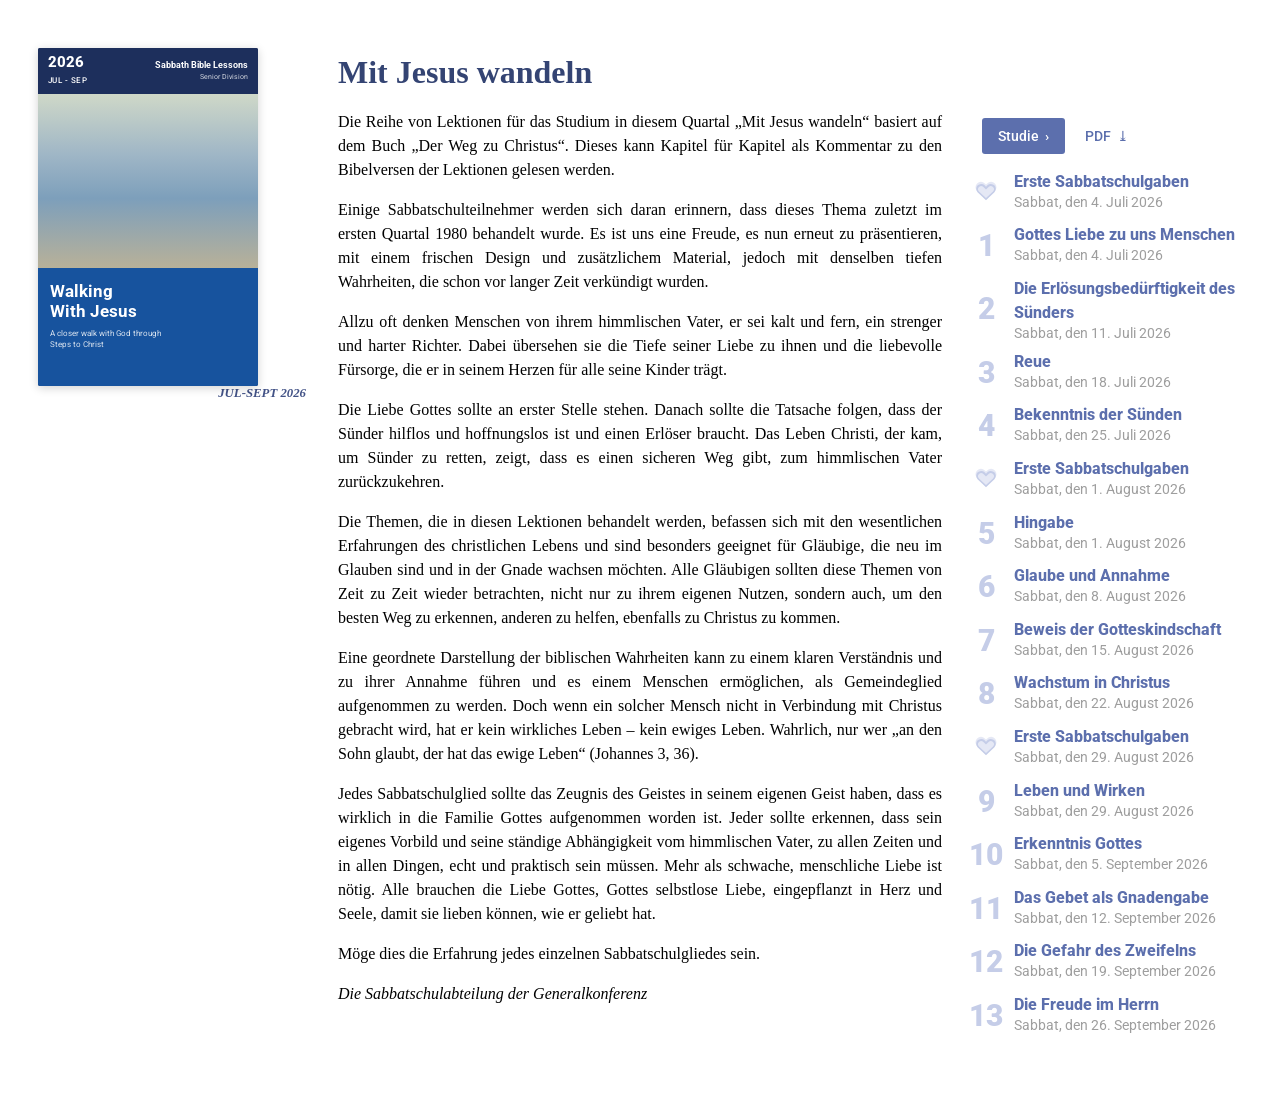
<file: sbloutlinedemo.html>
<!DOCTYPE html>
<html lang="de">
<head>
<meta charset="utf-8">
<meta name="viewport" content="width=device-width, initial-scale=1">
<title>Mit Jesus wandeln — SBL outline (демо стилей)</title>
<link rel="preconnect" href="https://fonts.googleapis.com">
<link rel="preconnect" href="https://fonts.gstatic.com" crossorigin>
<link href="https://fonts.googleapis.com/css2?family=Roboto:wght@400;500;700;800;900&display=swap" rel="stylesheet">
<style>
/* ------------------------------------------------------------------
   Sabbath Bible Lessons — стили страницы урока (outline)
   Источник: https://sbl.sdarm.org/study/de/2026-3/outline
   Файл на сайте: /assets/CtJsYeOutline.7ec86916.css   (1 877 байт)
   Извлечено из DOM 25.08.2026. Правила приведены как есть.
   ------------------------------------------------------------------ */

/* --- цветовые утилиты темы --------------------------------------- */
.bg-sdarm-blue-btn-active { background: rgb(47, 63, 109) !important; }
.bg-primary-0   { background: rgb(249, 250, 252); }
.bg-primary-1-1 { background: rgb(246, 246, 250); }
.bg-primary-2-2 { background: rgb(223, 226, 231); }
.text-primary-7 { color: rgb(81, 101, 156); }
.text-primary-8 { color: rgb(66, 82, 134); }
.text-primary-9 { color: rgb(52, 68, 115); }

/* --- страница ----------------------------------------------------- */
.lesson-outline-page { max-width: 1280px; margin: 0px auto; }
.lesson-outline-page .lesson-title { font-size: 2rem; line-height: 1.3; display: inline-block; color: rgb(52, 68, 115); }
.lesson-outline-page .audio-btn { position: relative; top: 3px; }
.lesson-outline-page .pub-date { font-size: 0.8rem; color: rgb(66, 82, 134); }
.lesson-outline-page .pub-img { position: relative; right: -14px; width: 220px; height: 338px; cursor: auto; }
.lesson-outline-page .pub-img:hover { filter: none; }
.lesson-outline-page .img-small .pub-img { width: 140px; height: 215px; }
.lesson-outline-page .read-more-link { float: right; }

/* --- мобильная версия --------------------------------------------- */
.phone .lesson-outline-page { padding-bottom: 8rem; }
.phone .lesson-outline-page .lesson-title { font-size: 1.5rem; }

/* --- список уроков справа ----------------------------------------- */
.lesson-outline-list .outline-item {
  display: grid;
  grid-template-columns: 3rem 1fr;
  cursor: pointer;
  border-radius: 3px;
  transition: background-color 0.9s;
}
.lesson-outline-list .outline-item:hover             { background-color: rgb(249, 249, 252); }
.lesson-outline-list .outline-item:hover .week-title { color: rgb(66, 82, 134); }
.lesson-outline-list .outline-item:hover .week-date  { color: rgb(117, 117, 117); }

.lesson-outline-list .week-no {
  font-size: 1.9rem;
  text-align: center;
  margin-right: 0.5rem;
  font-weight: 900;
  color: rgb(197, 205, 232);
}
.lesson-outline-list .week-title {
  font-size: 1rem;
  font-weight: 800;
  color: rgb(92, 111, 173);
  transition: color 0.5s;
}
.lesson-outline-list .week-date {
  color: rgb(158, 158, 158);
  font-size: 0.9rem;
  transition: color 0.5s;
}

/* иконка «Erste Sabbatschulgaben» вместо номера */
.outline-icon { margin: 0px auto; }

/* ==================================================================
   ДОПОЛНЕНИЕ: то, что на сайте приходит из бандла Quasar
   (index.bdd853ad.css). Здесь воспроизведено вручную по замеренным
   computed styles, чтобы разметка работала без фреймворка.
   ================================================================== */

.lesson-outline-page        { padding: 48px 24px; }
.lesson-outline-page .row   { display: flex; flex-wrap: wrap; }
.q-col-gutter-lg            { margin: -24px 0 0 -24px; }
.q-col-gutter-lg > *        { padding: 24px 0 0 24px; }

.col-md-3 { flex: 0 0 auto; width: 25%; }
.col-md-4 { flex: 0 0 auto; width: 33.3333%; }
.col-md-8 { flex: 0 0 auto; width: 66.6667%; }
.col-lg-9 { flex: 0 0 auto; width: 75%; }
.text-right  { text-align: right; }
.text-justify{ text-align: justify; }
.text-italic { font-style: italic; }
.q-pr-sm { padding-right: 8px; }
.q-pl-md { padding-left: 16px; }
.q-mb-sm { margin-bottom: 8px; }
.q-mb-md { margin-bottom: 16px; }
.q-mb-xl { margin-bottom: 48px; }
.q-my-none { margin-top: 0; margin-bottom: 0; }

/* типографика */
.content-font { font-family: Georgia, serif; }
.bold         { font-weight: 900; }

.lesson-outline-page .lesson-title { font-family: Georgia, serif; font-weight: 900; margin: 0; }
.lesson-outline-page article       { font-family: Georgia, serif; font-size: 16px; line-height: 24px; color: #000; }
.lesson-outline-page article p     { text-align: justify; margin: 0 0 16px; }
.lesson-outline-page .pub-date     { font-family: Georgia, serif; font-style: italic; font-weight: 700; text-align: right; }

.lesson-outline-list,
.lesson-outline-list .week-title,
.lesson-outline-list .week-date,
.lesson-outline-list .week-no {
  font-family: Roboto, -apple-system, "Helvetica Neue", Helvetica, Arial, sans-serif;
}
.lesson-outline-list .week-title { line-height: 24px; }
.lesson-outline-list .week-no    { line-height: 45.6px; }

/* кнопки Studie / PDF */
.sbl-btn {
  display: inline-flex; align-items: center; gap: 6px;
  min-height: 36px; padding: 4px 16px;
  border: 0; border-radius: 3px;
  font: 500 14px/1.715 Roboto, Arial, sans-serif;
  text-transform: none; text-decoration: none; cursor: pointer;
}
.sbl-btn--primary { background: rgb(92, 111, 173); color: #fff; }
.sbl-btn--flat    { background: transparent;       color: rgb(92, 111, 173); }
.sbl-btn--flat:hover, .sbl-btn--primary:hover { filter: brightness(0.95); }

/* ==================================================================
   Только для демо-страницы: базовый сброс, макет обложки-заглушки
   и центрирование ячейки с номером. В оригинале обложка — <img>.
   ================================================================== */
* { box-sizing: border-box; }
body { margin: 0; background: #fff; color: #000;
       font-family: Roboto, -apple-system, "Helvetica Neue", Helvetica, Arial, sans-serif; }
.items-center { align-items: center; }
.q-mt-xs { margin-top: 4px; }
.q-pt-sm { padding-top: 8px; }
.content-center { display: flex; align-items: center; justify-content: center; }
.week-no > span { display: block; width: 100%; text-align: center; }
.outline-icon-wrap { color: rgb(197, 205, 232); display: flex; }
.title-date { min-width: 0; }

/* обложка-заглушка 220×338 в пропорциях оригинала */
.cover { display: flex; flex-direction: column; overflow: hidden; text-align: left;
         border-radius: 2px; box-shadow: 0 2px 10px rgba(0,0,0,.18); background: #1d2f5c; }
.cover__top { flex: 0 0 46px; display: flex; justify-content: space-between;
              align-items: center; padding: 6px 10px; background: #1d2f5c; color: #fff; }
.cover__year  { font: 800 15px/1.05 Roboto, Arial, sans-serif; }
.cover__year span { font-size: 8px; font-weight: 500; letter-spacing: .06em; }
.cover__brand { font: 700 8.5px/1.25 Roboto, Arial, sans-serif; text-align: right; }
.cover__brand span { font-weight: 400; font-size: 7px; opacity: .8; }
.cover__photo { flex: 1 1 auto; background:
    linear-gradient(180deg,#cfd8c8 0%,#9fb6c6 35%,#7d9fbb 60%,#b8b199 100%); }
.cover__foot { flex: 0 0 118px; padding: 14px 12px; background: #17539e; color: #fff; }
.cover__title { font: 700 17px/1.15 Roboto, Arial, sans-serif; }
.cover__sub   { margin-top: 8px; font: 400 7.5px/1.4 Roboto, Arial, sans-serif; opacity: .85; }

/* адаптив: на узком экране колонки складываются, как в оригинале */
@media (max-width: 1023px) { .col-lg-9 { width: 100%; } }
@media (max-width: 991px)  { .col-md-3, .col-md-4, .col-md-8 { width: 100%; }
                             .text-right { text-align: left; }
                             .pub-date { text-align: left; } }

</style>
</head>
<body>
<div class="lesson-outline-page">
  <div class="row q-col-gutter-lg">

    <!-- ЛЕВАЯ КОЛОНКА: обложка + период -->
    <div class="col-xs-12 col-sm-4 col-md-3 q-pr-sm text-right">
      <div class="pub-img cover">
        <div class="cover__top">
          <div class="cover__year">2026<br><span>JUL - SEP</span></div>
          <div class="cover__brand">Sabbath Bible Lessons<br><span>Senior Division</span></div>
        </div>
        <div class="cover__photo"></div>
        <div class="cover__foot">
          <div class="cover__title">Walking<br>With Jesus</div>
          <div class="cover__sub">A closer walk with God through<br>Steps to Christ</div>
        </div>
      </div>
      <div class="pub-date">JUL-SEPT 2026</div>
    </div>

    <!-- ПРАВАЯ ЧАСТЬ -->
    <div class="col-xs-12 col-lg-9">

      <div class="row items-center q-mt-xs q-mb-md">
        <h1 class="lesson-title content-font bold q-my-none">Mit Jesus wandeln</h1>
      </div>

      <div class="row q-col-gutter-lg">

        <!-- ПРЕДИСЛОВИЕ -->
        <article class="col-md-8 justify-center content-font">
          <p class="text-justify">Die Reihe von Lektionen für das Studium in diesem Quartal „Mit Jesus wandeln“ basiert auf dem Buch „Der Weg zu Christus“. Dieses kann Kapitel für Kapitel als Kommentar zu den Bibelversen der Lektionen gelesen werden.</p>
          <p class="text-justify">Einige Sabbatschulteilnehmer werden sich daran erinnern, dass dieses Thema zuletzt im ersten Quartal 1980 behandelt wurde. Es ist uns eine Freude, es nun erneut zu präsentieren, mit einem frischen Design und zusätzlichem Material, jedoch mit denselben tiefen Wahrheiten, die schon vor langer Zeit verkündigt wurden.</p>
          <p class="text-justify">Allzu oft denken Menschen von ihrem himmlischen Vater, er sei kalt und fern, ein strenger und harter Richter. Dabei übersehen sie die Tiefe seiner Liebe zu ihnen und die liebevolle Fürsorge, die er in seinem Herzen für alle seine Kinder trägt.</p>
          <p class="text-justify">Die Liebe Gottes sollte an erster Stelle stehen. Danach sollte die Tatsache folgen, dass der Sünder hilflos und hoffnungslos ist und einen Erlöser braucht. Das Leben Christi, der kam, um Sünder zu retten, zeigt, dass es einen sicheren Weg gibt, zum himmlischen Vater zurückzukehren.</p>
          <p class="text-justify">Die Themen, die in diesen Lektionen behandelt werden, befassen sich mit den wesentlichen Erfahrungen des christlichen Lebens und sind besonders geeignet für Gläubige, die neu im Glauben sind und in der Gnade wachsen möchten. Alle Gläubigen sollten diese Themen von Zeit zu Zeit wieder betrachten, nicht nur zu ihrem eigenen Nutzen, sondern auch, um den besten Weg zu erkennen, anderen zu helfen, ebenfalls zu Christus zu kommen.</p>
          <p class="text-justify">Eine geordnete Darstellung der biblischen Wahrheiten kann zu einem klaren Verständnis und zu ihrer Annahme führen und es einem Menschen ermöglichen, als Gemeindeglied aufgenommen zu werden. Doch wenn ein solcher Mensch nicht in Verbindung mit Christus gebracht wird, hat er kein wirkliches Leben – kein ewiges Leben. Wahrlich, nur wer „an den Sohn glaubt, der hat das ewige Leben“ (Johannes 3, 36).</p>
          <p class="text-justify">Jedes Sabbatschulglied sollte das Zeugnis des Geistes in seinem eigenen Geist haben, dass es wirklich in die Familie Gottes aufgenommen worden ist. Jeder sollte erkennen, dass sein eigenes Vorbild und seine ständige Abhängigkeit vom himmlischen Vater, zu allen Zeiten und in allen Dingen, echt und praktisch sein müssen. Mehr als schwache, menschliche Liebe ist nötig. Alle brauchen die Liebe Gottes, Gottes selbstlose Liebe, eingepflanzt in Herz und Seele, damit sie lieben können, wie er geliebt hat.</p>
          <p class="text-justify">Möge dies die Erfahrung jedes einzelnen Sabbatschulgliedes sein.</p>
          <p class="text-italic text-right">Die Sabbatschulabteilung der Generalkonferenz</p>
        </article>

        <!-- КНОПКИ + СПИСОК УРОКОВ -->
        <div class="col-md-4">
          <div class="q-pl-md q-mb-md q-pt-sm">
            <a class="sbl-btn sbl-btn--primary" href="#">Studie <span aria-hidden="true">›</span></a>
            <a class="sbl-btn sbl-btn--flat" href="#">PDF <span aria-hidden="true">⤓</span></a>
          </div>

          <div class="lesson-outline-list">
            <div class="outline-item q-mb-sm">
              <div class="week-no content-center"><span class="outline-icon-wrap"><svg class="outline-icon" viewBox="0 0 24 24" width="26" height="26" fill="currentColor" aria-hidden="true"><path d="M12 20.7 3.8 13a5 5 0 1 1 7.1-7.1l1.1 1.1 1.1-1.1A5 5 0 1 1 20.2 13Z" opacity=".45"/><path d="M12 21.35 4.2 14.1a4.6 4.6 0 0 1 6.5-6.5l1.3 1.3 1.3-1.3a4.6 4.6 0 0 1 6.5 6.5Zm0-1.9 6.5-6.1a2.9 2.9 0 0 0-4.1-4.1L12 11.65 9.6 9.25a2.9 2.9 0 0 0-4.1 4.1Z"/></svg></span></div>
              <div class="title-date">
                <div class="week-title">Erste Sabbatschulgaben</div>
                <div class="week-date">Sabbat, den 4. Juli 2026</div>
              </div>
            </div>
            <div class="outline-item q-mb-sm">
              <div class="week-no content-center"><span>1</span></div>
              <div class="title-date">
                <div class="week-title">Gottes Liebe zu uns Menschen</div>
                <div class="week-date">Sabbat, den 4. Juli 2026</div>
              </div>
            </div>
            <div class="outline-item q-mb-sm">
              <div class="week-no content-center"><span>2</span></div>
              <div class="title-date">
                <div class="week-title">Die Erlösungsbedürftigkeit des Sünders</div>
                <div class="week-date">Sabbat, den 11. Juli 2026</div>
              </div>
            </div>
            <div class="outline-item q-mb-sm">
              <div class="week-no content-center"><span>3</span></div>
              <div class="title-date">
                <div class="week-title">Reue</div>
                <div class="week-date">Sabbat, den 18. Juli 2026</div>
              </div>
            </div>
            <div class="outline-item q-mb-sm">
              <div class="week-no content-center"><span>4</span></div>
              <div class="title-date">
                <div class="week-title">Bekenntnis der Sünden</div>
                <div class="week-date">Sabbat, den 25. Juli 2026</div>
              </div>
            </div>
            <div class="outline-item q-mb-sm">
              <div class="week-no content-center"><span class="outline-icon-wrap"><svg class="outline-icon" viewBox="0 0 24 24" width="26" height="26" fill="currentColor" aria-hidden="true"><path d="M12 20.7 3.8 13a5 5 0 1 1 7.1-7.1l1.1 1.1 1.1-1.1A5 5 0 1 1 20.2 13Z" opacity=".45"/><path d="M12 21.35 4.2 14.1a4.6 4.6 0 0 1 6.5-6.5l1.3 1.3 1.3-1.3a4.6 4.6 0 0 1 6.5 6.5Zm0-1.9 6.5-6.1a2.9 2.9 0 0 0-4.1-4.1L12 11.65 9.6 9.25a2.9 2.9 0 0 0-4.1 4.1Z"/></svg></span></div>
              <div class="title-date">
                <div class="week-title">Erste Sabbatschulgaben</div>
                <div class="week-date">Sabbat, den 1. August 2026</div>
              </div>
            </div>
            <div class="outline-item q-mb-sm">
              <div class="week-no content-center"><span>5</span></div>
              <div class="title-date">
                <div class="week-title">Hingabe</div>
                <div class="week-date">Sabbat, den 1. August 2026</div>
              </div>
            </div>
            <div class="outline-item q-mb-sm">
              <div class="week-no content-center"><span>6</span></div>
              <div class="title-date">
                <div class="week-title">Glaube und Annahme</div>
                <div class="week-date">Sabbat, den 8. August 2026</div>
              </div>
            </div>
            <div class="outline-item q-mb-sm">
              <div class="week-no content-center"><span>7</span></div>
              <div class="title-date">
                <div class="week-title">Beweis der Gotteskindschaft</div>
                <div class="week-date">Sabbat, den 15. August 2026</div>
              </div>
            </div>
            <div class="outline-item q-mb-sm">
              <div class="week-no content-center"><span>8</span></div>
              <div class="title-date">
                <div class="week-title">Wachstum in Christus</div>
                <div class="week-date">Sabbat, den 22. August 2026</div>
              </div>
            </div>
            <div class="outline-item q-mb-sm">
              <div class="week-no content-center"><span class="outline-icon-wrap"><svg class="outline-icon" viewBox="0 0 24 24" width="26" height="26" fill="currentColor" aria-hidden="true"><path d="M12 20.7 3.8 13a5 5 0 1 1 7.1-7.1l1.1 1.1 1.1-1.1A5 5 0 1 1 20.2 13Z" opacity=".45"/><path d="M12 21.35 4.2 14.1a4.6 4.6 0 0 1 6.5-6.5l1.3 1.3 1.3-1.3a4.6 4.6 0 0 1 6.5 6.5Zm0-1.9 6.5-6.1a2.9 2.9 0 0 0-4.1-4.1L12 11.65 9.6 9.25a2.9 2.9 0 0 0-4.1 4.1Z"/></svg></span></div>
              <div class="title-date">
                <div class="week-title">Erste Sabbatschulgaben</div>
                <div class="week-date">Sabbat, den 29. August 2026</div>
              </div>
            </div>
            <div class="outline-item q-mb-sm">
              <div class="week-no content-center"><span>9</span></div>
              <div class="title-date">
                <div class="week-title">Leben und Wirken</div>
                <div class="week-date">Sabbat, den 29. August 2026</div>
              </div>
            </div>
            <div class="outline-item q-mb-sm">
              <div class="week-no content-center"><span>10</span></div>
              <div class="title-date">
                <div class="week-title">Erkenntnis Gottes</div>
                <div class="week-date">Sabbat, den 5. September 2026</div>
              </div>
            </div>
            <div class="outline-item q-mb-sm">
              <div class="week-no content-center"><span>11</span></div>
              <div class="title-date">
                <div class="week-title">Das Gebet als Gnadengabe</div>
                <div class="week-date">Sabbat, den 12. September 2026</div>
              </div>
            </div>
            <div class="outline-item q-mb-sm">
              <div class="week-no content-center"><span>12</span></div>
              <div class="title-date">
                <div class="week-title">Die Gefahr des Zweifelns</div>
                <div class="week-date">Sabbat, den 19. September 2026</div>
              </div>
            </div>
            <div class="outline-item q-mb-sm">
              <div class="week-no content-center"><span>13</span></div>
              <div class="title-date">
                <div class="week-title">Die Freude im Herrn</div>
                <div class="week-date">Sabbat, den 26. September 2026</div>
              </div>
            </div>
          </div>
        </div>

      </div>
    </div>
  </div>
</div>

</body>
</html>
</file>
<file: legal.css>
/* Impressum and Datenschutz — the sheet's type on a plain page.
   No web font is linked here on purpose: a page that explains where data goes
   must not send the reader to a font server to be read. PT Serif and PT Sans
   are used where the reader has them, and fall back where he has not. */
:root{
  --paper:#fbfbf9; --ink:#1a1a18; --muted:#6b6b64; --rule:#e2e2dc; --link:#2c5d4c;
}
@media (prefers-color-scheme:dark){
  :root{ --paper:#141513; --ink:#e6e6e0; --muted:#93938c; --rule:#2a2b28; --link:#79bfa1; }
}
*{box-sizing:border-box}
body{
  margin:0; background:var(--paper); color:var(--ink);
  font-family:"PT Sans","Segoe UI",system-ui,sans-serif;
  font-size:16px; line-height:1.66;
  -webkit-font-smoothing:antialiased;
}
.page{max-width:660px; margin:0 auto; padding:48px 22px 80px}
.back{
  display:inline-block; font-size:12px; letter-spacing:.14em; text-transform:uppercase;
  color:var(--muted); text-decoration:none; margin-bottom:30px;
}
.back:hover{color:var(--link)}
h1{
  font-family:"PT Serif",Georgia,serif; font-weight:700;
  font-size:32px; line-height:1.18; margin:0 0 6px;
}
.langs{font-size:13px; color:var(--muted); margin:0 0 34px; padding-bottom:22px; border-bottom:1px solid var(--rule)}
.langs a{color:var(--link)}
h2{
  font-family:"PT Serif",Georgia,serif; font-weight:700;
  font-size:19px; line-height:1.3; margin:34px 0 8px;
}
p{margin:0 0 12px}
address{font-style:normal; white-space:pre-line}
a{color:var(--link); text-underline-offset:2px}
a:focus-visible{outline:2px solid var(--link); outline-offset:3px}
ul{padding-left:20px; margin:0 0 12px}
li{margin:4px 0}
code{font-family:ui-monospace,"SF Mono",Menlo,monospace; font-size:.87em; color:var(--muted)}
.note{
  font-size:14px; color:var(--muted); border-left:2px solid var(--rule);
  padding-left:14px; margin:0 0 12px;
}
.sep{border:none; border-top:1px solid var(--rule); margin:56px 0 44px}
footer.legal{margin-top:52px; padding-top:18px; border-top:1px solid var(--rule); font-size:13px; color:var(--muted)}
footer.legal a{color:var(--muted)}
</file>
